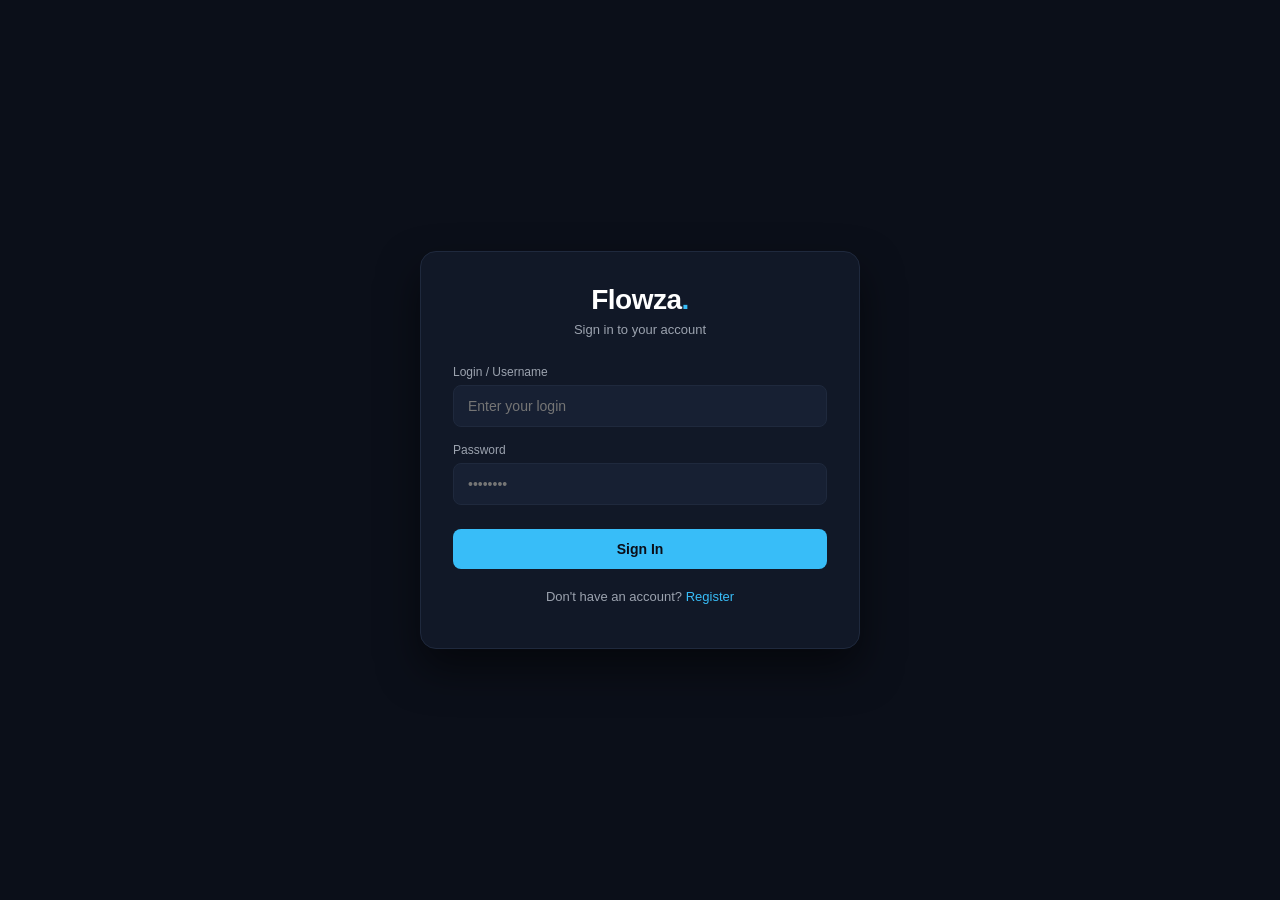
<file: Flowza/index.html>
<!DOCTYPE html>
<html lang="en">
<head>
    <meta charset="UTF-8">
    <meta name="viewport" content="width=device-width, initial-scale=1.0">
    <title>Flowza - Overview</title>
    <link rel="stylesheet" href="style.css">
    <link rel="stylesheet" href="https://cdnjs.cloudflare.com/ajax/libs/font-awesome/6.4.0/css/all.min.css">
</head>
<body>
    <div class="dashboard-container">
        <!-- Sidebar navigation -->
        <aside class="sidebar">
            <input type="checkbox" id="nav-toggle" class="nav-toggle" aria-label="Toggle menu">

            <div class="sidebar-top">
                <div class="sidebar-brand">
                    <h2>Flowza<span>.</span></h2>
                </div>
                <label for="nav-toggle" class="nav-burger" title="Menu"><i class="fa-solid fa-bars"></i></label>
            </div>

            <div class="sidebar-menu">
                <div class="nav-section">
                    <span class="nav-category">WORKSPACE</span>
                    <nav class="nav-links">
                        <a href="dashboard.html" class="nav-link active" aria-current="page"><i class="fa-solid fa-chart-pie"></i> Overview</a>
                        <a href="products.html" class="nav-link"><i class="fa-solid fa-box"></i> Products</a>
                        <a href="orders.html" class="nav-link"><i class="fa-solid fa-file-lines"></i> Orders</a>
                        <a href="warehouse.html" class="nav-link"><i class="fa-solid fa-warehouse"></i> Warehouse</a>
                        <a href="courier.html" class="nav-link"><i class="fa-solid fa-truck-fast"></i> Couriers</a>
                        <a href="customer.html" class="nav-link"><i class="fa-solid fa-users"></i> Customers</a>
                        <a href="admin.html" class="nav-link"><i class="fa-solid fa-shield-halved"></i> Admin</a>
                    </nav>
                </div>

                <div class="nav-section account-section">
                    <span class="nav-category">ACCOUNT</span>
                    <a href="#" class="nav-link">
                        <i class="fa-solid fa-arrow-right-from-bracket"></i> Sign out
                    </a>

                    <div class="workspace-user-card">
                        <div class="user-avatar">F</div>
                        <div class="user-details">
                            <h4>Flowza Workspace</h4>
                            <p>Inventory management</p>
                        </div>
                    </div>
                </div>
            </div>
        </aside>

        <!-- Main content -->
        <main class="main-content">
            <header class="top-header">
                <div class="header-title-group">
                    <span class="breadcrumb">WORKSPACE / OVERVIEW</span>
                    <h1>Dashboard Overview</h1>
                    <p>Welcome back! Here is a summary of your workspace activity.</p>
                </div>
                <div class="header-action-group">
                    <label class="search-box">
                        <i class="fa-solid fa-magnifying-glass"></i>
                        <input type="search" placeholder="Search workspace..." aria-label="Search workspace...">
                    </label>
                </div>
            </header>

            <!-- Metrik Kartlar və Gəlir Hesablayıcıları -->
            <section class="summary-grid">
                <div class="metric-card">
                    <div class="metric-icon purple"><i class="fa-solid fa-box"></i></div>
                    <div class="metric-info">
                        <span>Total products</span>
                        <h3 data-stat="total-products">0</h3>
                        <p>Catalog items</p>
                    </div>
                </div>

                <div class="metric-card">
                    <div class="metric-icon blue"><i class="fa-solid fa-file-lines"></i></div>
                    <div class="metric-info">
                        <span>Total orders</span>
                        <h3 data-stat="total-orders">0</h3>
                        <p>Customer transactions</p>
                    </div>
                </div>

                <div class="metric-card">
                    <div class="metric-icon orange"><i class="fa-solid fa-warehouse"></i></div>
                    <div class="metric-info">
                        <span>Warehouse stock</span>
                        <h3 data-stat="warehouse-stock">0</h3>
                        <p>Available units</p>
                    </div>
                </div>

                <div class="metric-card">
                    <div class="metric-icon green"><i class="fa-solid fa-truck-fast"></i></div>
                    <div class="metric-info">
                        <span>Active couriers</span>
                        <h3 data-stat="active-couriers">0</h3>
                        <p>On delivery route</p>
                    </div>
                </div>

                <div class="metric-card">
                    <div class="metric-icon green"><i class="fa-solid fa-coins"></i></div>
                    <div class="metric-info">
                        <span>Daily Revenue</span>
                        <h3 data-stat="daily-revenue">$0.00</h3>
                        <p>Today's earnings</p>
                    </div>
                </div>

                <div class="metric-card">
                    <div class="metric-icon purple"><i class="fa-solid fa-calendar-days"></i></div>
                    <div class="metric-info">
                        <span>Monthly Revenue</span>
                        <h3 data-stat="monthly-revenue">$0.00</h3>
                        <p>This month's earnings</p>
                    </div>
                </div>

                <div class="metric-card">
                    <div class="metric-icon blue"><i class="fa-solid fa-chart-line"></i></div>
                    <div class="metric-info">
                        <span>Annual Revenue</span>
                        <h3 data-stat="annual-revenue">$0.00</h3>
                        <p>This year's earnings</p>
                    </div>
                </div>
            </section>

            <!-- Son Fəaliyyətlər Cədvəli -->
            <section class="content-card">
                <div class="card-header">
                    <h3>Recent Activity</h3>
                    <p>Latest actions across your workspace.</p>
                </div>

                <div class="table-responsive">
                    <table class="data-table">
                        <thead>
                            <tr>
                                <th>ACTIVITY</th>
                                <th>MODULE</th>
                                <th>STATUS</th>
                                <th>DATE</th>
                            </tr>
                        </thead>
                        <tbody id="activity-table-body">
                            <tr class="empty-row"><td colspan="4">No activity yet.</td></tr>
                        </tbody>
                    </table>
                </div>
            </section>
        </main>
    </div>

    <script src="script.js"></script>
    <script src="./dashboard.js"></script>
    <script src="./global-profile.js"></script>
</body>
</html>
</file>
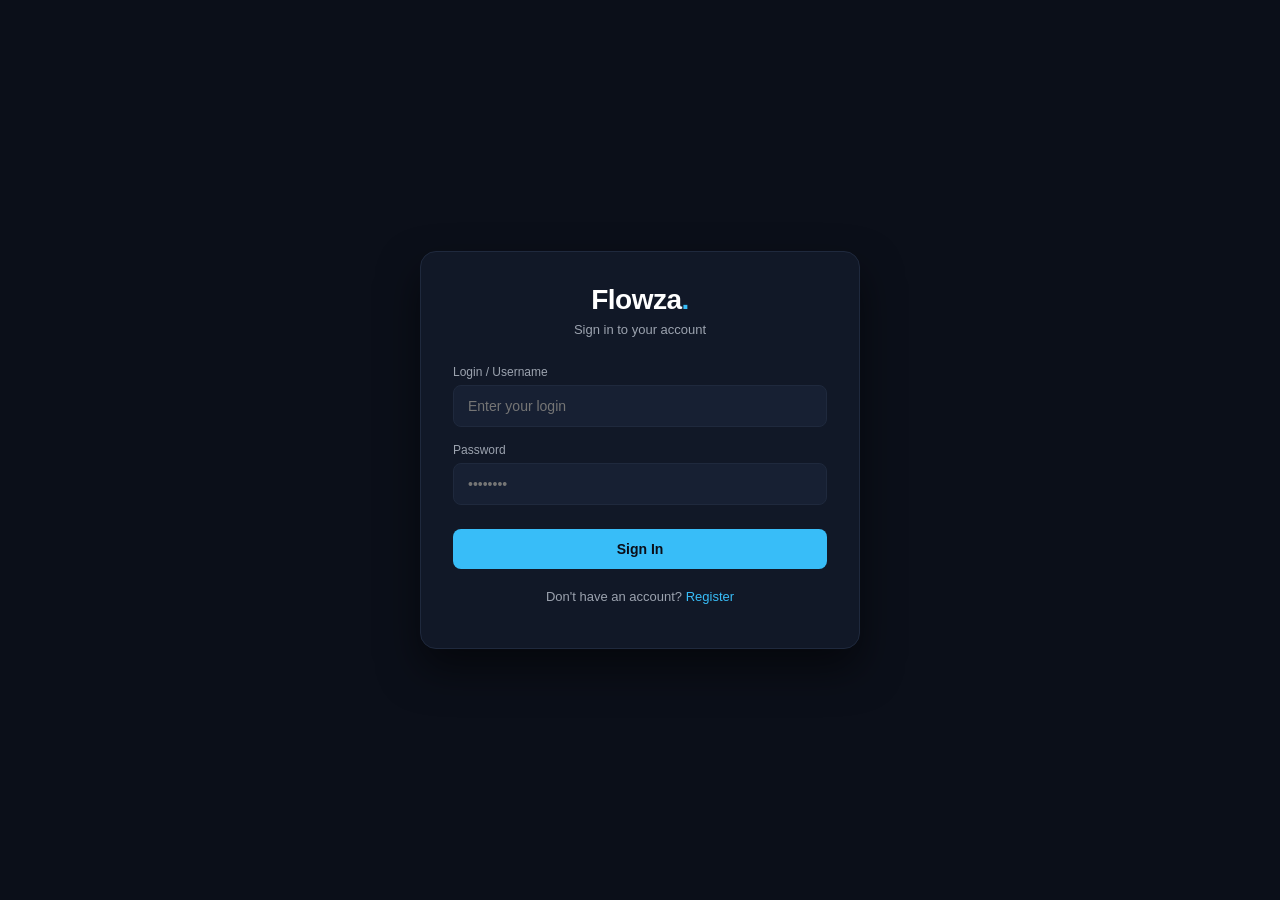
<file: Flowza/admin.html>
<!DOCTYPE html>
<html lang="en">
<head>
    <meta charset="UTF-8">
    <meta name="viewport" content="width=device-width, initial-scale=1.0">
    <title>Flowza - Admin</title>
    <link rel="stylesheet" href="style.css">
    <link rel="stylesheet" href="https://cdnjs.cloudflare.com/ajax/libs/font-awesome/6.4.0/css/all.min.css">
</head>
<body>
    <div class="dashboard-container">
        <!-- Sidebar navigation -->
        <aside class="sidebar">
            <input type="checkbox" id="nav-toggle" class="nav-toggle" aria-label="Toggle menu">

            <div class="sidebar-top">
                <div class="sidebar-brand">
                    <h2>Flowza<span>.</span></h2>
                </div>
                <label for="nav-toggle" class="nav-burger" title="Menu"><i class="fa-solid fa-bars"></i></label>
            </div>

            <div class="sidebar-menu">
                <div class="nav-section">
                    <span class="nav-category">WORKSPACE</span>
                    <nav class="nav-links">
                        <a href="dashboard.html" class="nav-link"><i class="fa-solid fa-chart-pie"></i> Overview</a>
                        <a href="products.html" class="nav-link"><i class="fa-solid fa-box"></i> Products</a>
                        <a href="orders.html" class="nav-link"><i class="fa-solid fa-file-lines"></i> Orders</a>
                        <a href="warehouse.html" class="nav-link"><i class="fa-solid fa-warehouse"></i> Warehouse</a>
                        <a href="courier.html" class="nav-link"><i class="fa-solid fa-truck-fast"></i> Couriers</a>
                        <a href="customer.html" class="nav-link"><i class="fa-solid fa-users"></i> Customers</a>
                        <a href="admin.html" class="nav-link active" aria-current="page"><i class="fa-solid fa-shield-halved"></i> Admin</a>
                    </nav>
                </div>

                <div class="nav-section account-section">
                    <span class="nav-category">ACCOUNT</span>
                    <a href="#" class="nav-link">
                        <i class="fa-solid fa-arrow-right-from-bracket"></i> Sign out
                    </a>

                    <div class="workspace-user-card">
                        <div class="user-avatar">F</div>
                        <div class="user-details">
                            <h4>Flowza Workspace</h4>
                            <p>Inventory management</p>
                        </div>
                    </div>
                </div>
            </div>
        </aside>

        <!-- Main content -->
        <main class="main-content">
            <header class="top-header">
                <div class="header-title-group">
                    <span class="breadcrumb">WORKSPACE / ADMIN</span>
                    <h1>Admin Panel</h1>
                    <p>Manage workspace users, permissions, and system settings.</p>
                </div>
            </header>

            <section class="summary-grid">
                <div class="metric-card">
                    <div class="metric-icon purple"><i class="fa-solid fa-users"></i></div>
                    <div class="metric-info">
                        <span>Total users</span>
                        <h3 data-stat="total-users">0</h3>
                        <p>Registered workspace accounts</p>
                    </div>
                </div>
                <div class="metric-card">
                    <div class="metric-icon green"><i class="fa-solid fa-user-shield"></i></div>
                    <div class="metric-info">
                        <span>Administrators</span>
                        <h3 data-stat="administrators">0</h3>
                        <p>Users with admin privileges</p>
                    </div>
                </div>
            </section>

            <section class="content-card">
                <div class="card-header">
                    <h3>User Management</h3>
                    <p>Control who has access to your workspace.</p>
                </div>

                <!-- Silinmə mesajı üçün yer -->
                <div id="admin-message" style="margin-bottom: 15px; font-size: 14px; font-weight: 500;"></div>

                <div class="table-responsive">
                    <table class="data-table">
                        <thead>
                            <tr>
                                <th>USER</th>
                                <th>EMAIL</th>
                                <th>ROLE</th>
                                <th>STATUS</th>
                                <th>ACTIONS</th>
                            </tr>
                        </thead>
                        <tbody id="users-table-body">
                            <tr class="empty-row"><td colspan="5">No users yet.</td></tr>
                        </tbody>
                    </table>
                </div>
            </section>
        </main>
    </div>

    <script src="./admin.js"></script>
    <script src="./global-profile.js"></script>
</body>
</html>
</file>
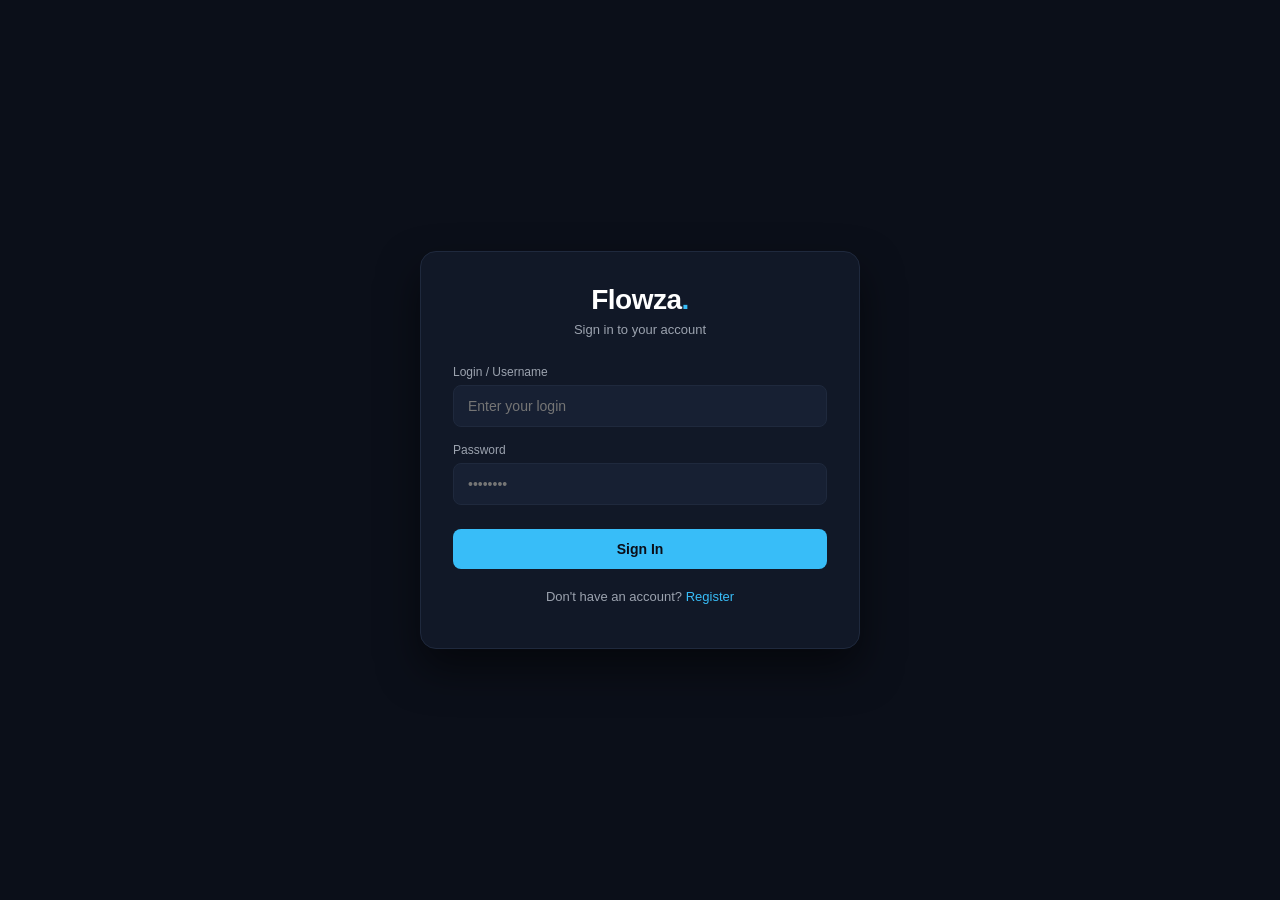
<file: Flowza/customer.html>
<!DOCTYPE html>
<html lang="en">
<head>
    <meta charset="UTF-8">
    <meta name="viewport" content="width=device-width, initial-scale=1.0">
    <title>Flowza - Customers</title>
    <link rel="stylesheet" href="style.css">
    <link rel="stylesheet" href="https://cdnjs.cloudflare.com/ajax/libs/font-awesome/6.4.0/css/all.min.css">
</head>
<body>
    <div class="dashboard-container">
        <!-- Sidebar Navigation -->
        <aside class="sidebar">
            <input type="checkbox" id="nav-toggle" class="nav-toggle" aria-label="Toggle menu">

            <div class="sidebar-top">
                <div class="sidebar-brand">
                    <h2>Flowza<span>.</span></h2>
                </div>
                <label for="nav-toggle" class="nav-burger" title="Menu"><i class="fa-solid fa-bars"></i></label>
            </div>

            <div class="sidebar-menu">
                <div class="nav-section">
                    <span class="nav-category">WORKSPACE</span>
                    <nav class="nav-links">
                        <a href="dashboard.html" class="nav-link"><i class="fa-solid fa-chart-pie"></i> Overview</a>
                        <a href="products.html" class="nav-link"><i class="fa-solid fa-box"></i> Products</a>
                        <a href="orders.html" class="nav-link"><i class="fa-solid fa-file-lines"></i> Orders</a>
                        <a href="warehouse.html" class="nav-link"><i class="fa-solid fa-warehouse"></i> Warehouse</a>
                        <a href="courier.html" class="nav-link"><i class="fa-solid fa-truck-fast"></i> Couriers</a>
                        <a href="customer.html" class="nav-link active" aria-current="page"><i class="fa-solid fa-users"></i> Customers</a>
                        <a href="admin.html" class="nav-link"><i class="fa-solid fa-shield-halved"></i> Admin</a>
                    </nav>
                </div>

                <div class="nav-section account-section">
                    <span class="nav-category">ACCOUNT</span>
                    <a href="#" class="nav-link">
                        <i class="fa-solid fa-arrow-right-from-bracket"></i> Sign out
                    </a>

                    <div class="workspace-user-card">
                        <div class="user-avatar">F</div>
                        <div class="user-details">
                            <h4>Flowza Workspace</h4>
                            <p>Inventory management</p>
                        </div>
                    </div>
                </div>
            </div>
        </aside>

        <!-- Main Content Area -->
        <main class="main-content">
            <header class="top-header">
                <div class="header-title-group">
                    <span class="breadcrumb">WORKSPACE / CUSTOMERS</span>
                    <h1>Customer Order Entry</h1>
                    <p>Enter customer details, product quantity, price, and payment type.</p>
                </div>
            </header>

            <section class="content-card">
                <div class="card-header">
                    <h3>New Customer Order</h3>
                    <p>Fill in the required information to place a new delivery order.</p>
                </div>

                <form id="customer-form" class="product-form-grid">
                    <!-- Customer Full Name -->
                    <div class="form-group">
                        <label for="customer-name">Customer Name</label>
                        <input type="text" id="customer-name" name="customerName" placeholder="Enter customer full name" required>
                    </div>

                    <!-- Phone Number -->
                    <div class="form-group">
                        <label for="customer-phone">Phone Number</label>
                        <input type="tel" id="customer-phone" name="phone" placeholder="Enter phone number" required>
                    </div>

                    <!-- Delivery Address -->
                    <div class="form-group full-width">
                        <label for="customer-address">Address</label>
                        <textarea id="customer-address" name="address" rows="2" placeholder="Enter full street address, building, apartment..." required></textarea>
                    </div>

                    <!-- Product Name -->
                    <div class="form-group">
                        <label for="product-name">Product Name</label>
                        <input type="text" id="product-name" name="productName" placeholder="Enter product name" required>
                    </div>

                    <!-- Unit Price -->
                    <div class="form-group">
                        <label for="product-price">Unit Price ($)</label>
                        <input type="number" id="product-price" name="price" step="0.01" min="0" placeholder="0.00" required>
                    </div>

                    <!-- Quantity -->
                    <div class="form-group">
                        <label for="product-quantity">Quantity</label>
                        <input type="number" id="product-quantity" name="quantity" min="1" value="1" placeholder="Enter quantity" required>
                    </div>

                    <!-- Payment Method (Card / Cash) -->
                    <div class="form-group">
                        <label for="payment-method">Payment Method</label>
                        <select id="payment-method" name="paymentMethod" style="background-color: var(--input-bg); border: 1px solid var(--border-color); border-radius: 8px; padding: 10px 14px; color: #fff; font-size: 14px; outline: none; width: 100%;">
                            <option value="Cash">Cash</option>
                            <option value="Card">Card</option>
                        </select>
                    </div>

                    <!-- Form Action Button -->
                    <div class="form-group full-width">
                        <button type="submit" class="btn-primary-action">
                            <i class="fa-solid fa-paper-plane"></i> Save Order
                        </button>
                        <p id="form-message" class="form-message" role="status" style="margin-top: 10px; font-size: 13px; font-weight: 600; text-align: center;"></p>
                    </div>
                </form>
            </section>
        </main>
    </div>
    <script src="customer.js"></script>
    <script src="./global-profile.js"></script>
    <script src="./script.js"></script>
</body>
</html>
</file>
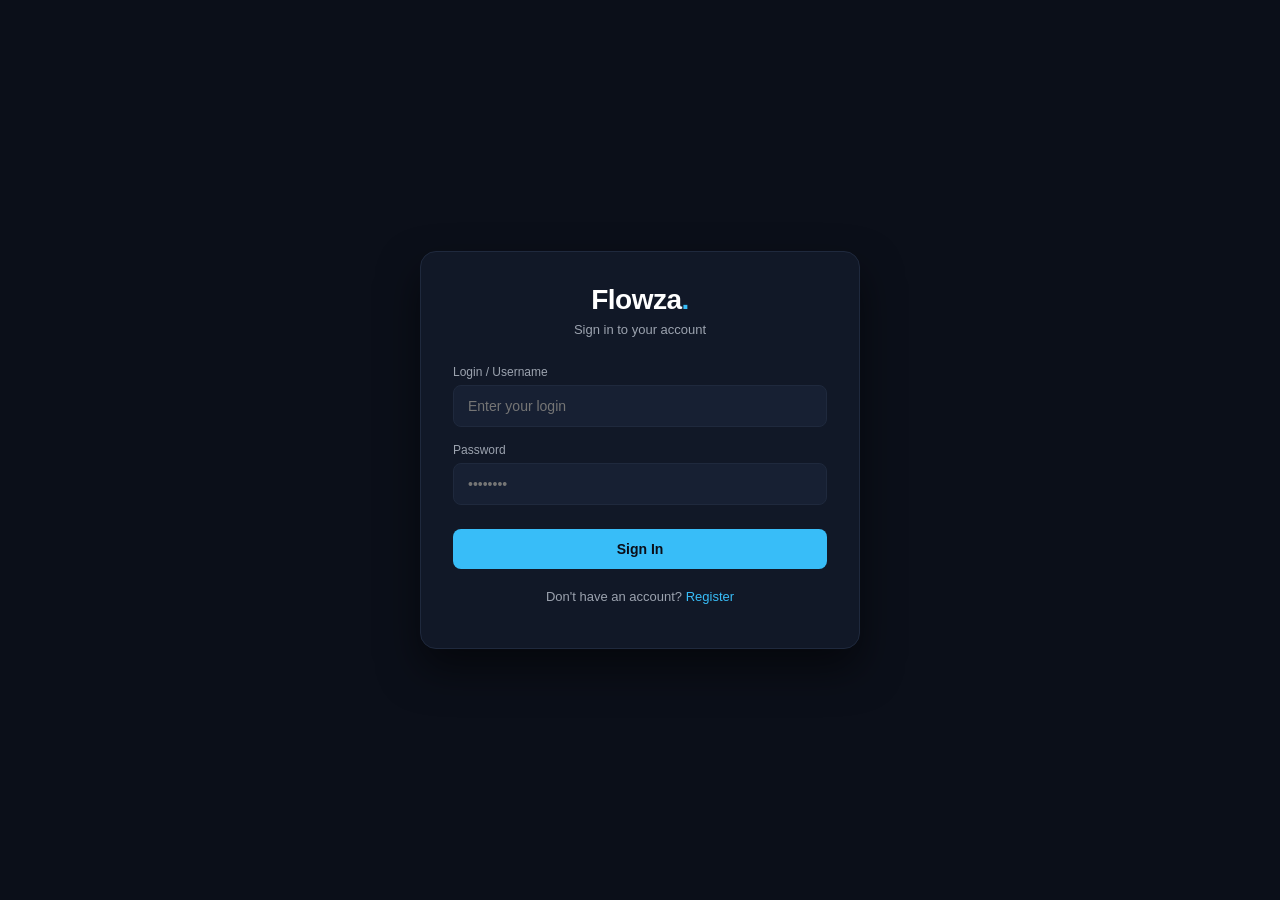
<file: Flowza/login.html>
<!DOCTYPE html>
<html lang="en">
<head>
    <meta charset="UTF-8">
    <meta name="viewport" content="width=device-width, initial-scale=1.0">
    <title>Login | Flowza</title>
    <link rel="stylesheet" href="./login-register.css">
</head>
<body>
    <div class="auth-card">
        <div class="auth-header">
            <h2>Flowza<span>.</span></h2>
            <p>Sign in to your account</p>
        </div>
        <form id="login-form">
            <div class="form-group">
                <label for="login">Login / Username</label>
                <input type="text" id="login" placeholder="Enter your login" required>
            </div>
            <div class="form-group">
                <label for="password">Password</label>
                <input type="password" id="password" placeholder="••••••••" required>
            </div>
            <button type="submit">Sign In</button>

            <p>Don't have an account? <a href="register.html">Register</a></p>
        </form>
    </div>
    <script src="./login.js"></script>
    <script src="./global-profile.js"></script>
</body>
</html>
</file>
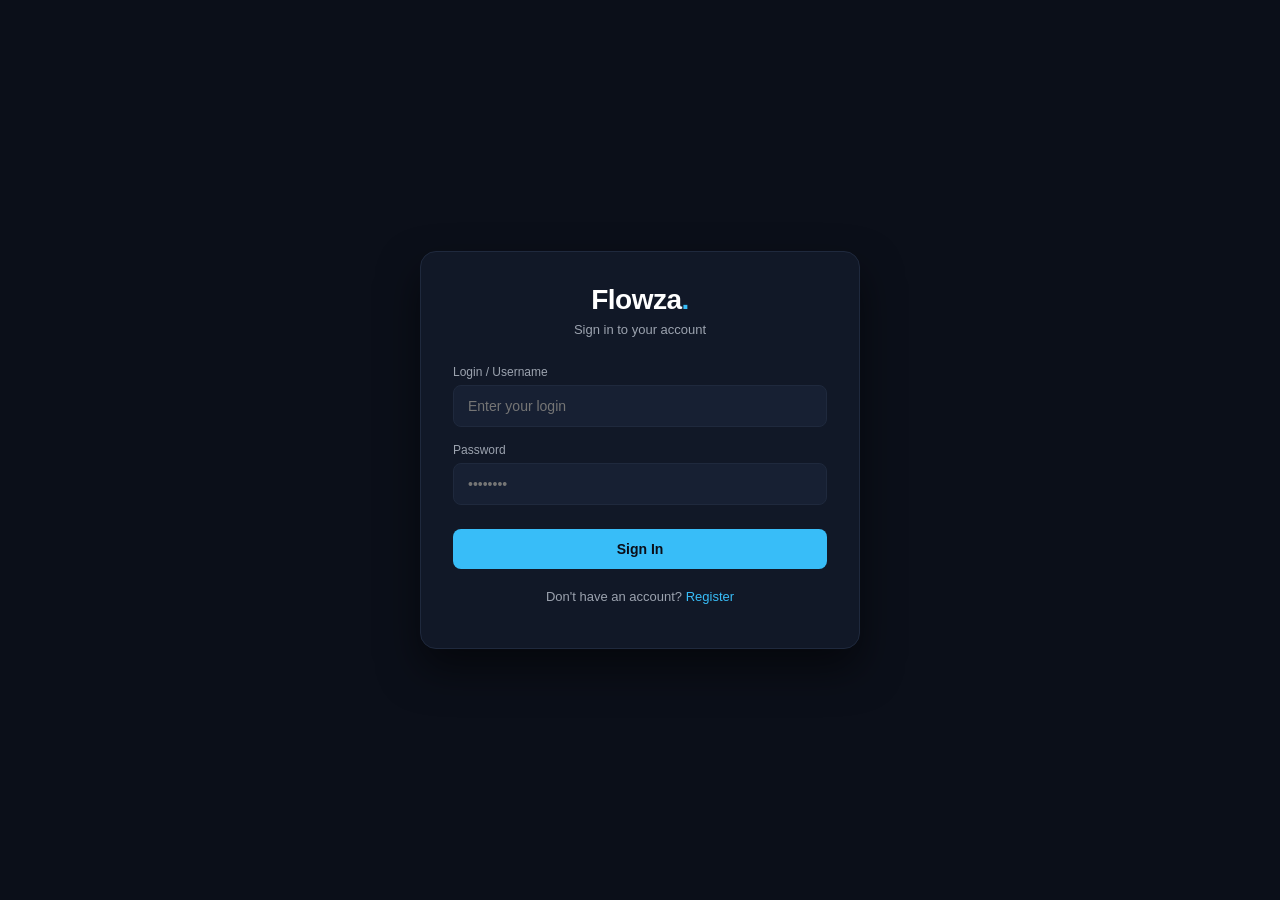
<file: Flowza/orders.html>
<!DOCTYPE html>
<html lang="en">
<head>
    <meta charset="UTF-8">
    <meta name="viewport" content="width=device-width, initial-scale=1.0">

    <title>Flowza - Orders</title>

    <link rel="stylesheet" href="./style.css">
    <link
        rel="stylesheet"
        href="https://cdnjs.cloudflare.com/ajax/libs/font-awesome/6.4.0/css/all.min.css"
    >
</head>

<body>
    <div class="dashboard-container">

        <!-- Sidebar -->
        <aside class="sidebar">
            <input
                type="checkbox"
                id="nav-toggle"
                class="nav-toggle"
                aria-label="Toggle menu"
            >

            <div class="sidebar-top">
                <div class="sidebar-brand">
                    <h2>Flowza<span>.</span></h2>
                </div>

                <label for="nav-toggle" class="nav-burger" title="Menu">
                    <i class="fa-solid fa-bars"></i>
                </label>
            </div>

            <div class="sidebar-menu">
                <div class="nav-section">
                    <span class="nav-category">WORKSPACE</span>

                    <nav class="nav-links">
                        <a href="dashboard.html" class="nav-link">
                            <i class="fa-solid fa-chart-pie"></i>
                            Overview
                        </a>

                        <a href="products.html" class="nav-link">
                            <i class="fa-solid fa-box"></i>
                            Products
                        </a>

                        <a
                            href="orders.html"
                            class="nav-link active"
                            aria-current="page"
                        >
                            <i class="fa-solid fa-file-lines"></i>
                            Orders
                        </a>

                        <a href="warehouse.html" class="nav-link">
                            <i class="fa-solid fa-warehouse"></i>
                            Warehouse
                        </a>

                        <a href="courier.html" class="nav-link">
                            <i class="fa-solid fa-truck-fast"></i>
                            Couriers
                        </a>

                        <a href="customer.html" class="nav-link">
                            <i class="fa-solid fa-users"></i>
                            Customers
                        </a>

                        <a href="admin.html" class="nav-link">
                            <i class="fa-solid fa-shield-halved"></i>
                            Admin
                        </a>
                    </nav>
                </div>

                <div class="nav-section account-section">
                    <span class="nav-category">ACCOUNT</span>

                    <a href="#" class="nav-link">
                        <i class="fa-solid fa-arrow-right-from-bracket"></i>
                        Sign out
                    </a>

                    <div class="workspace-user-card">
                        <div class="user-avatar">F</div>

                        <div class="user-details">
                            <h4>Flowza Workspace</h4>
                            <p>Inventory management</p>
                        </div>
                    </div>
                </div>
            </div>
        </aside>

        <!-- Main Content -->
        <main class="main-content">

            <!-- Header -->
            <header class="top-header">
                <div class="header-title-group">
                    <span class="breadcrumb">WORKSPACE / ORDERS</span>
                    <h1>Orders</h1>
                    <p>Monitor customer orders and fulfillment status.</p>
                </div>

                <div class="header-action-group">
                    <label class="search-box">
                        <i class="fa-solid fa-magnifying-glass"></i>

                        <input
                            type="search"
                            id="orders-search"
                            placeholder="Search orders..."
                            aria-label="Search orders"
                        >
                    </label>
                </div>
            </header>

            <!-- Statistics -->
            <section class="summary-grid">

                <div class="metric-card">
                    <div class="metric-icon purple">
                        <i class="fa-solid fa-file-lines"></i>
                    </div>

                    <div class="metric-info">
                        <span>Total Orders</span>
                        <h3 data-stat="total-orders">0</h3>
                        <p>All customer orders</p>
                    </div>
                </div>

                <div class="metric-card">
                    <div class="metric-icon orange">
                        <i class="fa-solid fa-clock"></i>
                    </div>

                    <div class="metric-info">
                        <span>Pending Orders</span>
                        <h3 data-stat="pending-orders">0</h3>
                        <p>Awaiting processing</p>
                    </div>
                </div>

                <div class="metric-card">
                    <div class="metric-icon green">
                        <i class="fa-solid fa-circle-check"></i>
                    </div>

                    <div class="metric-info">
                        <span>Delivered Orders</span>
                        <h3 data-stat="completed">0</h3>
                        <p>Successfully delivered</p>
                    </div>
                </div>

            </section>

            <!-- Order History -->
            <section class="content-card">

                <div class="card-header">
                    <h3>
                        <i class="fa-solid fa-clipboard-list"></i>
                        Order History
                    </h3>

                    <p>View customer details and track order status.</p>
                </div>

                <div class="table-responsive">
                    <table class="data-table">

                        <thead>
                            <tr>
                                <th>ORDER ID</th>
                                <th>CUSTOMER</th>
                                <th>ITEMS</th>
                                <th>TOTAL</th>
                                <th>STATUS</th>
                                <th>ACTIONS</th>
                            </tr>
                        </thead>

                        <tbody id="orders-table-body">
                            <tr>
                                <td colspan="6">Loading orders...</td>
                            </tr>
                        </tbody>

                    </table>
                </div>

            </section>

        </main>
    </div>

    <!-- Orders JavaScript -->
    <script src="./orders.js"></script>
    <script src="./global-profile.js"></script>
</body>
</html>
</file>
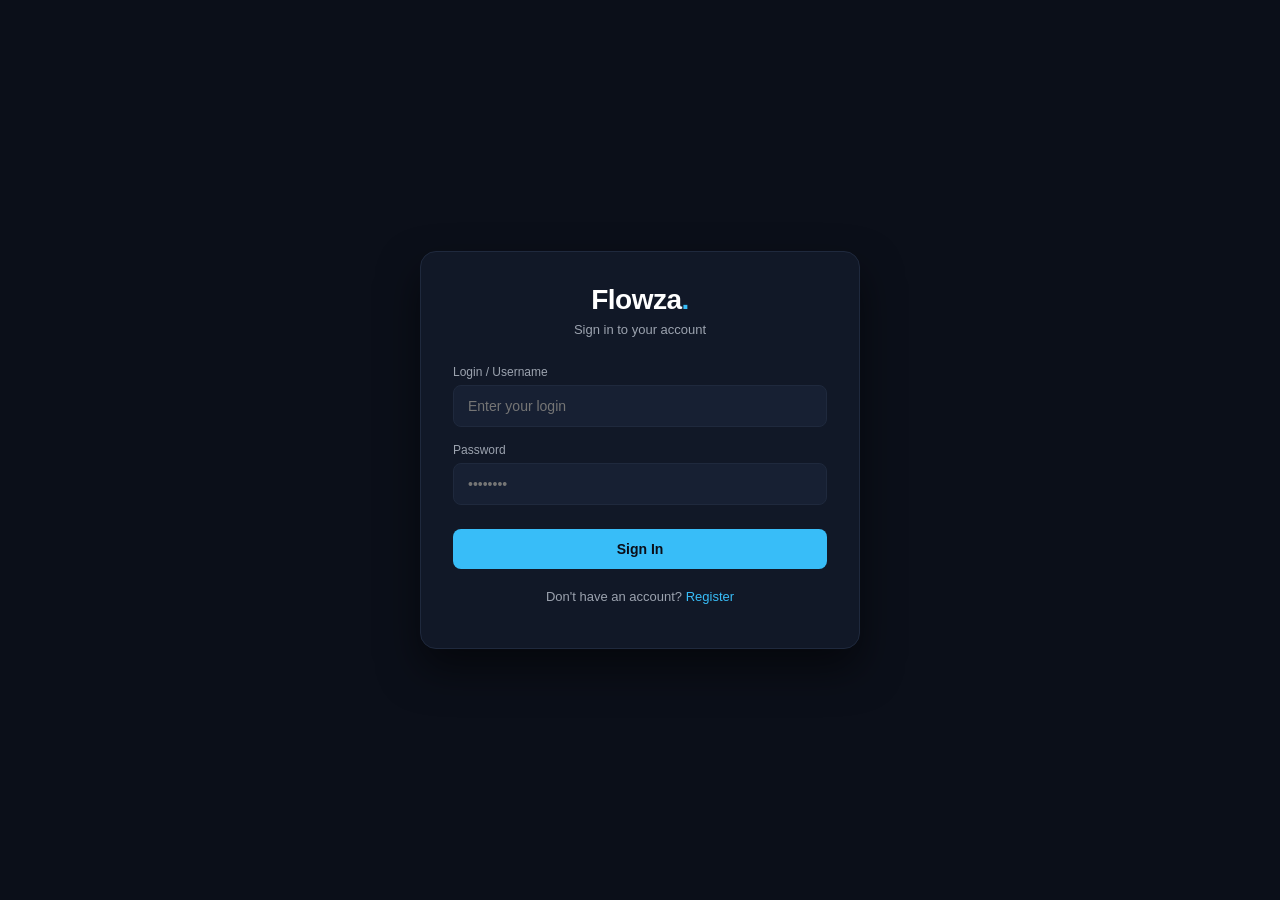
<file: Flowza/products.html>
<!DOCTYPE html>
<html lang="en">
<head>
    <meta charset="UTF-8">
    <meta name="viewport" content="width=device-width, initial-scale=1.0">
    <title>Flowza - Products</title>
    <link rel="stylesheet" href="style.css">
    <link rel="stylesheet" href="https://cdnjs.cloudflare.com/ajax/libs/font-awesome/6.4.0/css/all.min.css">
</head>
<body>
    <div class="dashboard-container">
        <!-- Sidebar navigation -->
        <aside class="sidebar">
            <input type="checkbox" id="nav-toggle" class="nav-toggle" aria-label="Toggle menu">

            <div class="sidebar-top">
                <div class="sidebar-brand">
                    <h2>Flowza<span>.</span></h2>
                </div>
                <label for="nav-toggle" class="nav-burger" title="Menu"><i class="fa-solid fa-bars"></i></label>
            </div>

            <div class="sidebar-menu">
                <div class="nav-section">
                    <span class="nav-category">WORKSPACE</span>
                    <nav class="nav-links">
                        <a href="dashboard.html" class="nav-link"><i class="fa-solid fa-chart-pie"></i> Overview</a>
                        <a href="products.html" class="nav-link active" aria-current="page"><i class="fa-solid fa-box"></i> Products</a>
                        <a href="orders.html" class="nav-link"><i class="fa-solid fa-file-lines"></i> Orders</a>
                        <a href="warehouse.html" class="nav-link"><i class="fa-solid fa-warehouse"></i> Warehouse</a>
                        <a href="courier.html" class="nav-link"><i class="fa-solid fa-truck-fast"></i> Couriers</a>
                        <a href="customer.html" class="nav-link"><i class="fa-solid fa-users"></i> Customers</a>
                        <a href="admin.html" class="nav-link"><i class="fa-solid fa-shield-halved"></i> Admin</a>
                    </nav>
                </div>

                <div class="nav-section account-section">
                    <span class="nav-category">ACCOUNT</span>
                    <a href="#" class="nav-link">
                        <i class="fa-solid fa-arrow-right-from-bracket"></i> Sign out
                    </a>

                    <div class="workspace-user-card">
                        <div class="user-avatar">F</div>
                        <div class="user-details">
                            <h4>Flowza Workspace</h4>
                            <p>Inventory management</p>
                        </div>
                    </div>
                </div>
            </div>
        </aside>

        <!-- Main content -->
        <main class="main-content">
            <header class="top-header">
                <div class="header-title-group">
                    <span class="breadcrumb">WORKSPACE / PRODUCTS</span>
                    <h1>Products</h1>
                    <p>Manage your product catalog and send items to the warehouse.</p>
                </div>
                <div class="header-action-group">
                    <label class="search-box">
                        <i class="fa-solid fa-magnifying-glass"></i>
                        <input type="search" placeholder="Search products..." aria-label="Search products...">
                    </label>
                </div>
            </header>

            <section class="content-card">
                <div class="card-header">
                    <h3>Add New Product</h3>
                    <p>Enter product details to show them in the warehouse.</p>
                </div>

                <form id="product-form" class="product-form-grid">
                    <div class="form-group">
                        <label for="product-name">Product name</label>
                        <input type="text" id="product-name" name="name" placeholder="Enter product name" required>
                    </div>

                    <!-- Şəkil Yükləmə Sahəsi -->
                    <div class="form-group">
                        <label>Product image</label>
                        <div class="image-upload-container" id="upload-trigger">
                            <div class="upload-placeholder" id="upload-placeholder">
                                <i class="fa-solid fa-plus"></i>
                                <span>Upload image</span>
                            </div>
                            <img id="image-preview" alt="Preview" style="display: none; width: 100%; height: 100%; object-fit: cover;">
                            <input type="file" id="product-image-file" name="image" accept="image/*" style="display: none;">
                        </div>
                    </div>

                    <div class="form-group">
                        <label for="product-price">Price</label>
                        <input type="text" id="product-price" name="price" placeholder="0.00" required>
                    </div>

                    <div class="form-group">
                        <label for="product-stock">Stock quantity</label>
                        <input type="text" id="product-stock" name="stock" placeholder="0" required>
                    </div>

                    <div class="form-group full-width">
                        <label for="product-description">Product description</label>
                        <textarea id="product-description" name="description" rows="3" placeholder="Enter product information..."></textarea>
                    </div>

                    <div class="form-group full-width">
                        <button type="submit" class="btn-primary-action">
                            <i class="fa-solid fa-warehouse"></i> Send to Warehouse
                        </button>
                        <!-- Yaşıl rəngdə ingilis dilində uğur mesajı üçün -->
                        <p id="form-message" class="form-message" role="status" style="margin-top: 10px; font-weight: 500;"></p>
                    </div>
                </form>
            </section>
        </main>
    </div>

    <!-- Skriptlər -->
    <script src="./products.js"></script>
    <script src="./global-profile.js"></script>
</body>
</html>
</file>
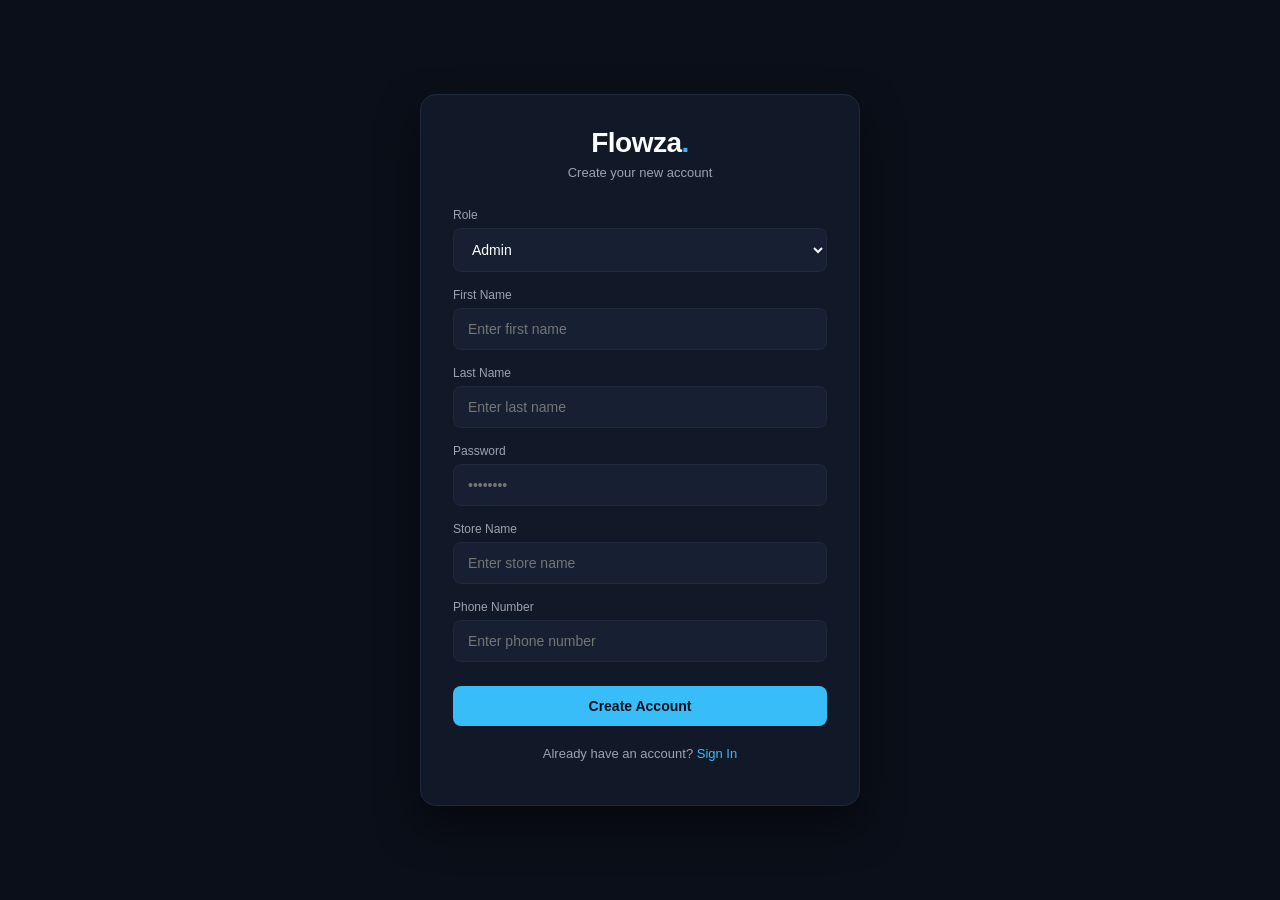
<file: Flowza/register.html>
<!DOCTYPE html>
<html lang="en">
<head>
    <meta charset="UTF-8">
    <meta name="viewport" content="width=device-width, initial-scale=1.0">
    <title>Register | Flowza</title>
    <link rel="stylesheet" href="./login-register.css">
</head>
<body>
    <div class="auth-card">
        <div class="auth-header">
            <h2>Flowza<span>.</span></h2>
            <p>Create your new account</p>
        </div>
        <form id="register-form">
            <div class="form-group">
                <label for="reg-role">Role</label>
                <select id="reg-role" required>
                    <option value="admin">Admin</option>
                    <option value="warehouse">Warehouse Manager</option>
                    <option value="courier">Courier</option>
                </select>
            </div>

            <div class="form-group">
                <label for="reg-firstname">First Name</label>
                <input type="text" id="reg-firstname" placeholder="Enter first name" required>
            </div>

            <div class="form-group">
                <label for="reg-lastname" id="lbl-lastname">Last Name</label>
                <input type="text" id="reg-lastname" placeholder="Enter last name" required>
            </div>

            <div class="form-group">
                <label for="reg-password">Password</label>
                <input type="password" id="reg-password" placeholder="••••••••" required>
            </div>

            <!-- Admin üçün Store adı və Telefon nömrəsi -->
            <div id="fields-admin" class="role-fields">
                <div class="form-group">
                    <label for="reg-store">Store Name</label>
                    <input type="text" id="reg-store" placeholder="Enter store name">
                </div>
                <div class="form-group">
                    <label for="reg-admin-phone">Phone Number</label>
                    <input type="text" id="reg-admin-phone" placeholder="Enter phone number">
                </div>
            </div>

            <!-- Anbardar (Warehouse) üçün Ad, Soyad, Ünvan, Nömrə -->
            <div id="fields-warehouse" class="role-fields" style="display: none;">
                <div class="form-group">
                    <label for="reg-wh-address">Warehouse Address</label>
                    <textarea id="reg-wh-address" placeholder="Enter warehouse address"></textarea>
                </div>
                <div class="form-group">
                    <label for="reg-wh-phone">Phone Number</label>
                    <input type="text" id="reg-wh-phone" placeholder="Enter phone number">
                </div>
            </div>

            <!-- Kuryer üçün Nömrə və Ünvan -->
            <div id="fields-courier" class="role-fields" style="display: none;">
                <div class="form-group">
                    <label for="reg-phone">Phone Number</label>
                    <input type="text" id="reg-phone" placeholder="Enter phone number">
                </div>
                <div class="form-group">
                    <label for="reg-address">Delivery Address / Zone</label>
                    <textarea id="reg-address" placeholder="Enter delivery address"></textarea>
                </div>
            </div>

            <button type="submit">Create Account</button>

            <p>Already have an account? <a href="login.html">Sign In</a></p>
        </form>
    </div>
    <script src="./register.js"></script>
    </body>
</html>
</file>
<file: Flowza/style.css>
:root {
    --bg-main: #0b0f19;
    --sidebar-bg: #0d1322;
    --card-bg: #111827;
    --border-color: #1f293d;
    --text-main: #f3f4f6;
    --text-muted: #9ca3af;
    --accent-blue: #38bdf8;
    --btn-color: #38bdf8;
    --btn-hover: #0ea5e9;
    --input-bg: #172033;
}

* {
    margin: 0;
    padding: 0;
    box-sizing: border-box;
    font-family: 'Inter', -apple-system, BlinkMacSystemFont, "Segoe UI", Roboto, sans-serif;
}

body {
    background-color: var(--bg-main);
    color: var(--text-main);
    min-height: 100vh;
}

.dashboard-container {
    display: flex;
    min-height: 100vh;
}

/* Sidebar */

.nav-toggle {
    display: none;
}

.sidebar {
    width: 260px;
    background-color: var(--sidebar-bg);
    border-right: 1px solid var(--border-color);
    display: flex;
    flex-direction: column;
    padding: 24px 16px;
    flex-shrink: 0;
    transition: transform 0.3s ease;
}

.sidebar-top {
    display: flex;
    align-items: center;
    justify-content: space-between;
    margin-bottom: 24px;
}

.sidebar-brand h2 {
    font-size: 22px;
    color: #fff;
    padding-left: 12px;
}

.sidebar-brand h2 span {
    color: var(--accent-blue);
}

.nav-burger {
    display: none;
    font-size: 20px;
    color: var(--text-muted);
    cursor: pointer;
}

.sidebar-menu {
    display: flex;
    flex-direction: column;
    flex: 1;
}

.nav-section {
    margin-bottom: 24px;
}

.nav-category {
    font-size: 11px;
    font-weight: 600;
    color: var(--text-muted);
    letter-spacing: 0.05em;
    display: block;
    margin-bottom: 12px;
    padding-left: 12px;
}

.nav-links {
    display: flex;
    flex-direction: column;
    gap: 4px;
}

.nav-link {
    display: flex;
    align-items: center;
    gap: 12px;
    padding: 10px 12px;
    color: var(--text-muted);
    text-decoration: none;
    font-size: 14px;
    font-weight: 500;
    border-radius: 8px;
    transition: 0.2s;
}

.nav-link i.fa-chart-pie { color: #a855f7; }
.nav-link i.fa-box { color: #38bdf8; }
.nav-link i.fa-file-lines { color: #f59e0b; }
.nav-link i.fa-warehouse { color: #22c55e; }
.nav-link i.fa-truck-fast { color: #ec4899; }
.nav-link i.fa-users { color: #06b6d4; }
.nav-link i.fa-shield-halved { color: #eab308; }
.nav-link i.fa-arrow-right-from-bracket { color: #ef4444; }

.nav-link i {
    font-size: 16px;
    width: 20px;
    text-align: center;
}

.nav-link:hover,
.nav-link.active {
    background-color: #1e293b;
    color: #fff;
}

.account-section {
    margin-top: auto;
}

.workspace-user-card {
    display: flex;
    align-items: center;
    gap: 12px;
    background: var(--input-bg);
    padding: 12px;
    border-radius: 10px;
    margin-top: 16px;
    border: 1px solid var(--border-color);
}

.user-avatar {
    width: 32px;
    height: 32px;
    background: var(--accent-blue);
    color: #0b0f19;
    font-weight: 700;
    border-radius: 6px;
    display: flex;
    align-items: center;
    justify-content: center;
    flex-shrink: 0;
}

.user-details h4 {
    font-size: 13px;
    font-weight: 600;
    color: #fff;
}

.user-details p {
    font-size: 11px;
    color: var(--text-muted);
}

/* Main Content */

.main-content {
    flex: 1;
    padding: 32px 40px;
    overflow-y: auto;
    min-width: 0;
}

.top-header {
    display: flex;
    justify-content: space-between;
    align-items: flex-start;
    margin-bottom: 28px;
    gap: 20px;
    flex-wrap: wrap;
}

.breadcrumb {
    font-size: 11px;
    font-weight: 600;
    color: var(--accent-blue);
    letter-spacing: 0.05em;
}

.header-title-group h1 {
    font-size: 28px;
    font-weight: 700;
    margin: 4px 0;
    color: #fff;
}

.header-title-group p {
    font-size: 14px;
    color: var(--text-muted);
}

.header-action-group {
    display: flex;
    align-items: center;
    gap: 12px;
}

.search-box {
    display: flex;
    align-items: center;
    background: var(--input-bg);
    border: 1px solid var(--border-color);
    border-radius: 8px;
    padding: 8px 14px;
    gap: 10px;
    color: var(--text-muted);
}

.search-box input {
    background: transparent;
    border: none;
    outline: none;
    color: #fff;
    font-size: 14px;
    width: 100%;
}

/* Summary Cards */

.summary-grid {
    display: grid;
    grid-template-columns: repeat(auto-fit, minmax(220px, 1fr));
    gap: 20px;
    margin-bottom: 28px;
}

.metric-card {
    background-color: var(--card-bg);
    border: 1px solid var(--border-color);
    border-radius: 12px;
    padding: 20px;
    display: flex;
    align-items: center;
    gap: 16px;
}

.metric-icon {
    width: 48px;
    height: 48px;
    border-radius: 10px;
    display: flex;
    align-items: center;
    justify-content: center;
    font-size: 20px;
    flex-shrink: 0;
}

.metric-icon.purple {
    background: rgba(168, 85, 247, 0.15);
    color: #a855f7;
}

.metric-icon.green {
    background: rgba(34, 197, 94, 0.15);
    color: #22c55e;
}

.metric-icon.orange {
    background: rgba(245, 158, 11, 0.15);
    color: #f59e0b;
}

.metric-icon.red {
    background: rgba(239, 68, 68, 0.15);
    color: #ef4444;
}

.metric-icon.blue {
    background: rgba(56, 189, 248, 0.15);
    color: #38bdf8;
}

.metric-info span {
    font-size: 12px;
    color: var(--text-muted);
    font-weight: 500;
}

.metric-info h3 {
    font-size: 24px;
    font-weight: 700;
    color: #fff;
    margin: 2px 0;
}

.metric-info p {
    font-size: 11px;
    color: var(--text-muted);
}

/* Content Cards and Forms */

.content-card {
    background-color: var(--card-bg);
    border: 1px solid var(--border-color);
    border-radius: 12px;
    padding: 24px;
}

.card-header {
    margin-bottom: 20px;
}

.card-header h3 {
    font-size: 18px;
    font-weight: 600;
    color: #fff;
}

.card-header p {
    font-size: 13px;
    color: var(--text-muted);
}

.product-form-grid {
    display: grid;
    grid-template-columns: repeat(2, minmax(0, 1fr));
    gap: 16px;
}

.form-group {
    display: flex;
    flex-direction: column;
    gap: 6px;
    min-width: 0;
}

.form-group.full-width {
    grid-column: span 2;
}

.form-group label {
    font-size: 12px;
    font-weight: 500;
    color: var(--text-muted);
}

.form-group input,
.form-group select,
.form-group textarea,
textarea {
    background-color: var(--input-bg);
    border: 1px solid var(--border-color);
    border-radius: 8px;
    padding: 10px 14px;
    color: #fff;
    font-size: 14px;
    outline: none;
    transition: border-color 0.2s;
    width: 100%;
}

.form-group textarea,
textarea {
    min-height: 90px;
    max-height: 150px;
    resize: none;
    font-family: inherit;
}

.form-group input:focus,
.form-group select:focus,
.form-group textarea:focus,
textarea:focus {
    border-color: var(--accent-blue);
}

/* Image Upload */

.image-upload-wrapper {
    display: flex;
    align-items: center;
    gap: 10px;
}

.image-upload-wrapper input {
    flex: 1;
}

.btn-square-add {
    background-color: var(--btn-color);
    color: #0b0f19;
    border: none;
    width: 41px;
    height: 41px;
    border-radius: 8px;
    font-size: 16px;
    cursor: pointer;
    display: flex;
    align-items: center;
    justify-content: center;
    transition: background 0.2s;
    flex-shrink: 0;
}

.btn-square-add:hover {
    background-color: var(--btn-hover);
}

.image-upload-container {
    background-color: var(--input-bg);
    border: 1px dashed var(--border-color);
    border-radius: 8px;
    width: 100%;
    aspect-ratio: 1 / 1;
    max-height: 280px;
    display: flex;
    align-items: center;
    justify-content: center;
    cursor: pointer;
    position: relative;
    overflow: hidden;
    transition: border-color 0.2s, background-color 0.2s;
}

.image-upload-container:hover {
    border-color: var(--accent-blue);
    background-color: #121926;
}

.upload-placeholder {
    display: flex;
    flex-direction: column;
    align-items: center;
    justify-content: center;
    gap: 8px;
}

.upload-placeholder i {
    font-size: 32px;
    color: var(--accent-blue);
}

.upload-placeholder span {
    font-size: 12px;
    color: var(--text-muted);
}

#image-preview,
#edit-image-preview {
    position: absolute;
    top: 0;
    left: 0;
    width: 100%;
    height: 100%;
    object-fit: contain;
    background-color: var(--input-bg);
    border-radius: 8px;
    z-index: 2;
}

#product-image-file,
#edit-image-file {
    display: none;
}

/* Buttons */

.btn-primary-action {
    background-color: var(--btn-color);
    color: #0b0f19;
    border: none;
    padding: 12px;
    border-radius: 8px;
    font-weight: 600;
    font-size: 14px;
    cursor: pointer;
    display: flex;
    align-items: center;
    justify-content: center;
    gap: 8px;
    transition: background 0.2s;
    width: 100%;
    margin-top: 8px;
    text-decoration: none;
}

.btn-primary-action:hover {
    background-color: var(--btn-hover);
}

/* Tables */

.table-responsive {
    width: 100%;
    overflow-x: auto;
    margin-top: 16px;
}

.data-table {
    width: 100%;
    border-collapse: collapse;
    text-align: left;
}

.data-table th {
    padding: 12px 16px;
    font-size: 11px;
    font-weight: 600;
    color: var(--text-muted);
    border-bottom: 1px solid var(--border-color);
    letter-spacing: 0.05em;
    white-space: nowrap;
}

.data-table td {
    padding: 14px 16px;
    border-bottom: 1px solid var(--border-color);
    font-size: 14px;
    color: var(--text-muted);
    vertical-align: middle;
}

.status-active {
    color: #22c55e;
    font-weight: 500;
}

.status-inactive {
    color: #ef4444;
    font-weight: 500;
}

/* Edit and Delete Buttons */

.data-table td .action-btn {
    display: inline-flex;
    align-items: center;
    justify-content: center;
    width: 34px;
    height: 34px;
    border-radius: 8px;
    background-color: var(--input-bg);
    border: 1px solid var(--border-color);
    color: var(--text-muted);
    cursor: pointer;
    transition: all 0.2s ease;
    margin-right: 6px;
}

.data-table td .action-btn.edit-btn:hover {
    background-color: rgba(56, 189, 248, 0.15);
    border-color: var(--accent-blue);
    color: var(--accent-blue);
    transform: translateY(-2px);
}

.data-table td .action-btn.delete-btn:hover {
    background-color: rgba(239, 68, 68, 0.15);
    border-color: #ef4444;
    color: #ef4444;
    transform: translateY(-2px);
}

/* Modal */

dialog.modal {
    background-color: var(--card-bg);
    color: var(--text-main);
    border: 1px solid var(--border-color);
    border-radius: 12px;
    padding: 24px;
    width: 90%;
    max-width: 550px;
    margin: auto;
    box-shadow: 0 20px 25px -5px rgba(0, 0, 0, 0.6);
}

dialog.modal::backdrop {
    background: rgba(0, 0, 0, 0.75);
    backdrop-filter: blur(4px);
}

.modal-header {
    display: flex;
    align-items: flex-start;
    justify-content: space-between;
    margin-bottom: 20px;
}

.modal-header h3 {
    font-size: 18px;
    font-weight: 600;
    color: #fff;
}

.modal-header p {
    font-size: 13px;
    color: var(--text-muted);
}

.modal-close-btn {
    background: transparent;
    border: none;
    color: var(--text-muted);
    font-size: 22px;
    cursor: pointer;
    line-height: 1;
    padding: 0 4px;
}

.modal-close-btn:hover {
    color: #fff;
}

.modal-footer-actions {
    display: flex;
    align-items: center;
    justify-content: flex-end;
    gap: 12px;
    margin-top: 12px;
}

.btn-secondary-action {
    background-color: var(--input-bg);
    color: var(--text-main);
    border: 1px solid var(--border-color);
    padding: 10px 18px;
    border-radius: 8px;
    font-size: 14px;
    font-weight: 500;
    cursor: pointer;
    transition: background-color 0.2s, border-color 0.2s;
}

.btn-secondary-action:hover {
    background-color: #1e293b;
    border-color: var(--text-muted);
}

/* Mobile and Tablet */

@media (max-width: 768px) {
    .dashboard-container {
        flex-direction: column;
    }

    .sidebar {
        width: 100%;
        border-right: none;
        border-bottom: 1px solid var(--border-color);
        padding: 16px;
    }

    .nav-burger {
        display: block;
    }

    .sidebar-menu {
        display: none;
    }

    .nav-toggle:checked ~ .sidebar-menu {
        display: flex;
        margin-top: 16px;
    }

    .main-content {
        padding: 20px 16px;
    }

    .product-form-grid {
        grid-template-columns: 1fr;
    }

    .form-group.full-width {
        grid-column: span 1;
    }

    .header-action-group {
        width: 100%;
    }

    .search-box {
        width: 100%;
    }

    .form-group input,
    .form-group select,
    .form-group textarea,
    textarea {
        font-size: 16px;
        padding: 10px 12px;
    }

    .image-upload-container {
        max-height: 260px;
    }

    .content-card {
        padding: 18px;
    }

    dialog.modal {
        padding: 18px;
    }
}
.courier-actions {
    min-width: 190px;
    white-space: nowrap;
}

.courier-actions button {
    padding: 8px 10px;
    margin: 3px 2px;
    border: none;
    border-radius: 6px;
    color: #fff;
    font-size: 12px;
    font-weight: 600;
    cursor: pointer;
}

.courier-actions .deliver-btn {
    background: #21875a;
}

.courier-actions .cancel-btn {
    background: #d64545;
}

.courier-actions button:hover {
    opacity: 0.85;
}

/* View Order Button */
.view-order-btn {
    display: inline-flex;
    align-items: center;
    justify-content: center;
    gap: 8px;
    padding: 10px 16px;
    border: 1px solid rgba(139, 92, 246, 0.35);
    border-radius: 9px;
    background: rgba(139, 92, 246, 0.12);
    color: #a78bfa;
    font-size: 13px;
    font-weight: 600;
    cursor: pointer;
    transition: 0.2s ease;
}

.view-order-btn::before {
    content: "\f06e";
    font-family: "Font Awesome 6 Free";
    font-weight: 900;
}

.view-order-btn:hover {
    background: #8b5cf6;
    color: #fff;
    border-color: #8b5cf6;
}

/* Order Details Modal */
.order-modal {
    position: fixed;
    inset: 0;
    z-index: 9999;
    display: none;
    align-items: center;
    justify-content: center;
    padding: 20px;
    background: rgba(0, 0, 0, 0.7);
    backdrop-filter: blur(5px);
}

.order-modal.show {
    display: flex;
}

.order-modal-content {
    position: relative;
    width: 100%;
    max-width: 520px;
    max-height: 85vh;
    overflow-y: auto;
    padding: 28px;
    border: 1px solid rgba(255, 255, 255, 0.08);
    border-radius: 18px;
    background: #171a22;
    color: #f4f4f5;
    box-shadow: 0 25px 70px rgba(0, 0, 0, 0.4);
    box-sizing: border-box;
}

.order-modal-header {
    display: flex;
    align-items: flex-start;
    justify-content: space-between;
    gap: 15px;
    padding-bottom: 20px;
    border-bottom: 1px solid rgba(255, 255, 255, 0.09);
}

.order-modal-header h2 {
    margin: 0 0 7px;
    font-size: 22px;
}

.order-modal-header p {
    margin: 0;
    color: #9ca3af;
    font-size: 13px;
}

.order-modal-close {
    display: inline-flex;
    align-items: center;
    justify-content: center;
    flex-shrink: 0;
    width: 38px;
    height: 38px;
    border: none;
    border-radius: 9px;
    background: #252936;
    color: #fff;
    font-size: 20px;
    cursor: pointer;
}

.order-modal-close:hover {
    background: #383e4d;
}

.order-details-grid {
    display: grid;
    grid-template-columns: repeat(2, minmax(0, 1fr));
    gap: 14px;
    padding-top: 20px;
}

.order-detail-item {
    min-width: 0;
    padding: 14px;
    border: 1px solid rgba(255, 255, 255, 0.06);
    border-radius: 10px;
    background: #1e222d;
    overflow-wrap: anywhere;
}

.order-detail-item span {
    display: block;
    margin-bottom: 8px;
    color: #9ca3af;
    font-size: 12px;
}

.order-detail-item strong {
    display: block;
    color: #f4f4f5;
    font-size: 14px;
    font-weight: 600;
}

.order-modal-footer {
    display: flex;
    justify-content: flex-end;
    padding-top: 22px;
}

.order-modal-done {
    padding: 11px 22px;
    border: none;
    border-radius: 9px;
    background: #8b5cf6;
    color: #fff;
    font-weight: 600;
    cursor: pointer;
}

.order-modal-done:hover {
    background: #7c3aed;
}

/* Mobile */
@media (max-width: 600px) {
    .view-order-btn {
        min-height: 42px;
        padding: 10px 13px;
    }

    .order-modal {
        padding: 12px;
    }

    .order-modal-content {
        max-height: 90vh;
        padding: 20px 16px;
        border-radius: 14px;
    }

    .order-modal-header h2 {
        font-size: 19px;
    }

    .order-details-grid {
        grid-template-columns: 1fr;
        gap: 10px;
    }

    .order-detail-item {
        padding: 12px;
    }

    .order-modal-footer button {
        width: 100%;
        min-height: 44px;
    }
}
</file>
<file: Flowza/login-register.css>
:root {
    --bg-main: #0b0f19;
    --card-bg: #111827;
    --border-color: #1f293d;
    --text-main: #f3f4f6;
    --text-muted: #9ca3af;
    --accent-blue: #38bdf8;
    --btn-hover: #0ea5e9;
    --input-bg: #172033;
}

* {
    margin: 0;
    padding: 0;
    box-sizing: border-box;
    font-family: 'Inter', -apple-system, BlinkMacSystemFont, "Segoe UI", Roboto, sans-serif;
}

body {
    background-color: var(--bg-main);
    color: var(--text-main);
    min-height: 100vh;
    display: flex;
    align-items: center;
    justify-content: center;
    padding: 20px;
}

.auth-card {
    width: 100%;
    max-width: 440px;
    background-color: var(--card-bg);
    border: 1px solid var(--border-color);
    border-radius: 16px;
    padding: 32px;
    box-shadow: 0 20px 40px rgba(0, 0, 0, 0.5);
}

.auth-header {
    text-align: center;
    margin-bottom: 28px;
}

.auth-header h2 {
    font-size: 28px;
    font-weight: 700;
    color: #fff;
    letter-spacing: -0.5px;
}

.auth-header h2 span {
    color: var(--accent-blue);
}

.auth-header p {
    font-size: 13px;
    color: var(--text-muted);
    margin-top: 6px;
}

.form-group {
    display: flex;
    flex-direction: column;
    gap: 6px;
    margin-bottom: 16px;
}

label {
    font-size: 12px;
    font-weight: 500;
    color: var(--text-muted);
}

input, select, textarea {
    background-color: var(--input-bg);
    border: 1px solid var(--border-color);
    border-radius: 8px;
    padding: 12px 14px;
    color: #fff;
    font-size: 14px;
    outline: none;
    width: 100%;
    transition: border-color 0.2s;
}

textarea {
    resize: none;
    min-height: 70px;
}

input:focus, select:focus, textarea:focus {
    border-color: var(--accent-blue);
}

button[type="submit"] {
    background-color: var(--accent-blue);
    color: #0b0f19;
    border: none;
    padding: 12px;
    border-radius: 8px;
    font-weight: 600;
    font-size: 14px;
    cursor: pointer;
    width: 100%;
    transition: background 0.2s;
    margin-top: 8px;
}

button[type="submit"]:hover {
    background-color: var(--btn-hover);
}

p {
    text-align: center;
    font-size: 13px;
    color: var(--text-muted);
    margin-top: 20px;
}

p a {
    color: var(--accent-blue);
    text-decoration: none;
    font-weight: 500;
}

p a:hover {
    text-decoration: underline;
}

@media (max-width: 480px) {
    .auth-card {
        padding: 20px;
        border: none;
        background: transparent;
        box-shadow: none;
    }
    body {
        background-color: var(--card-bg);
    }
    input, select, textarea {
        font-size: 16px;
    }
}
</file>
